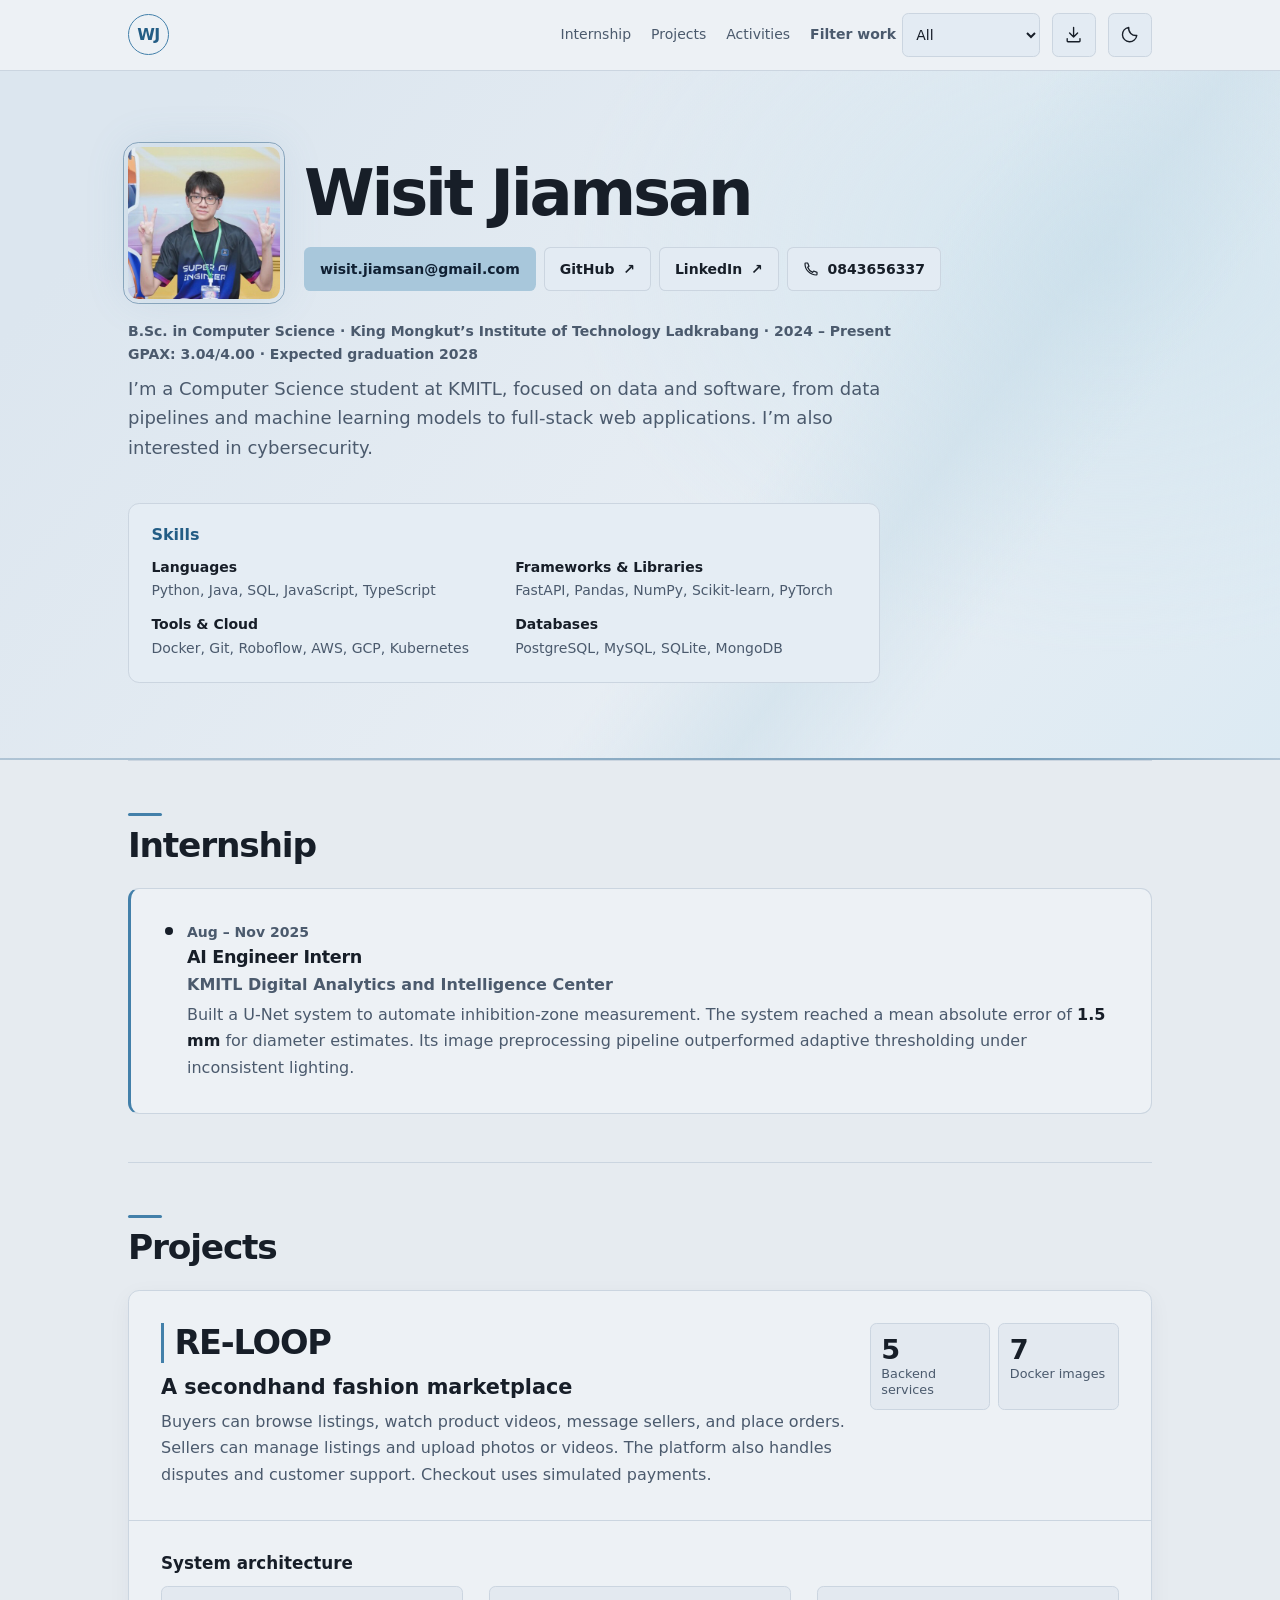
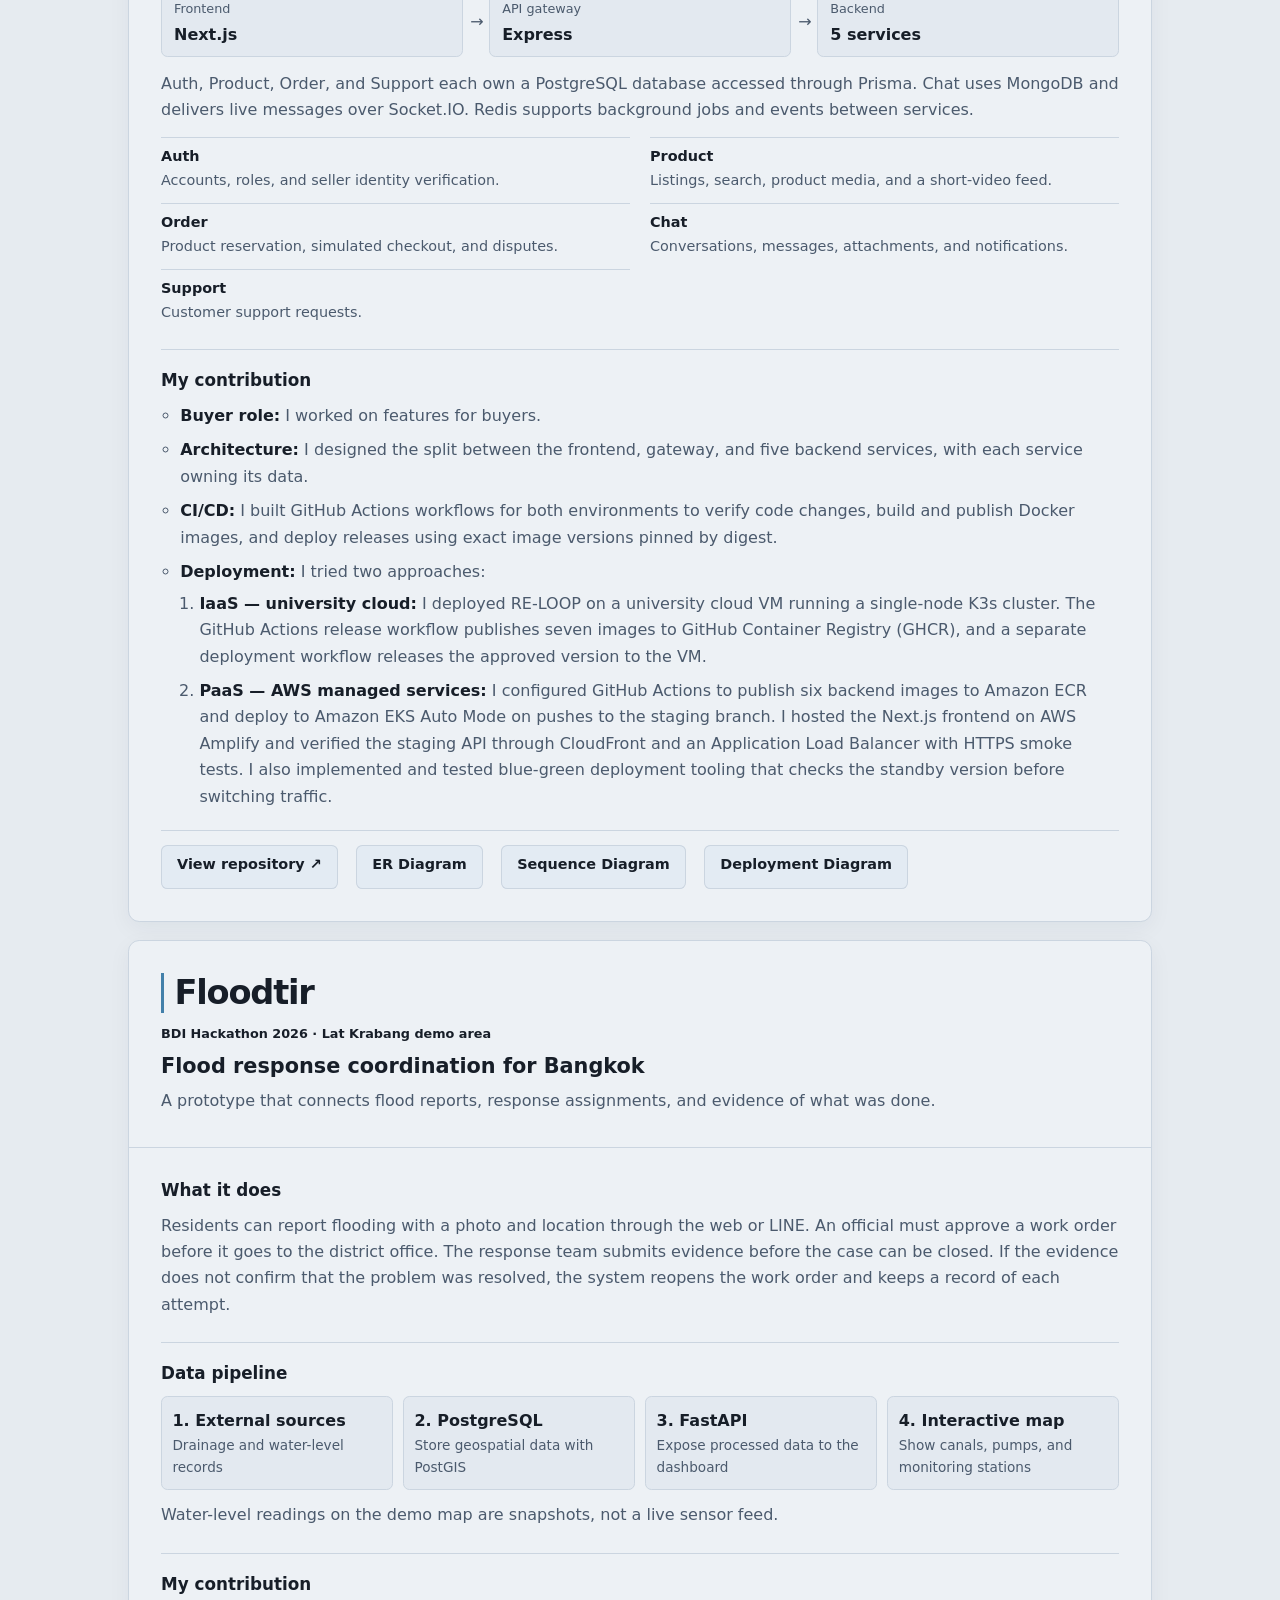
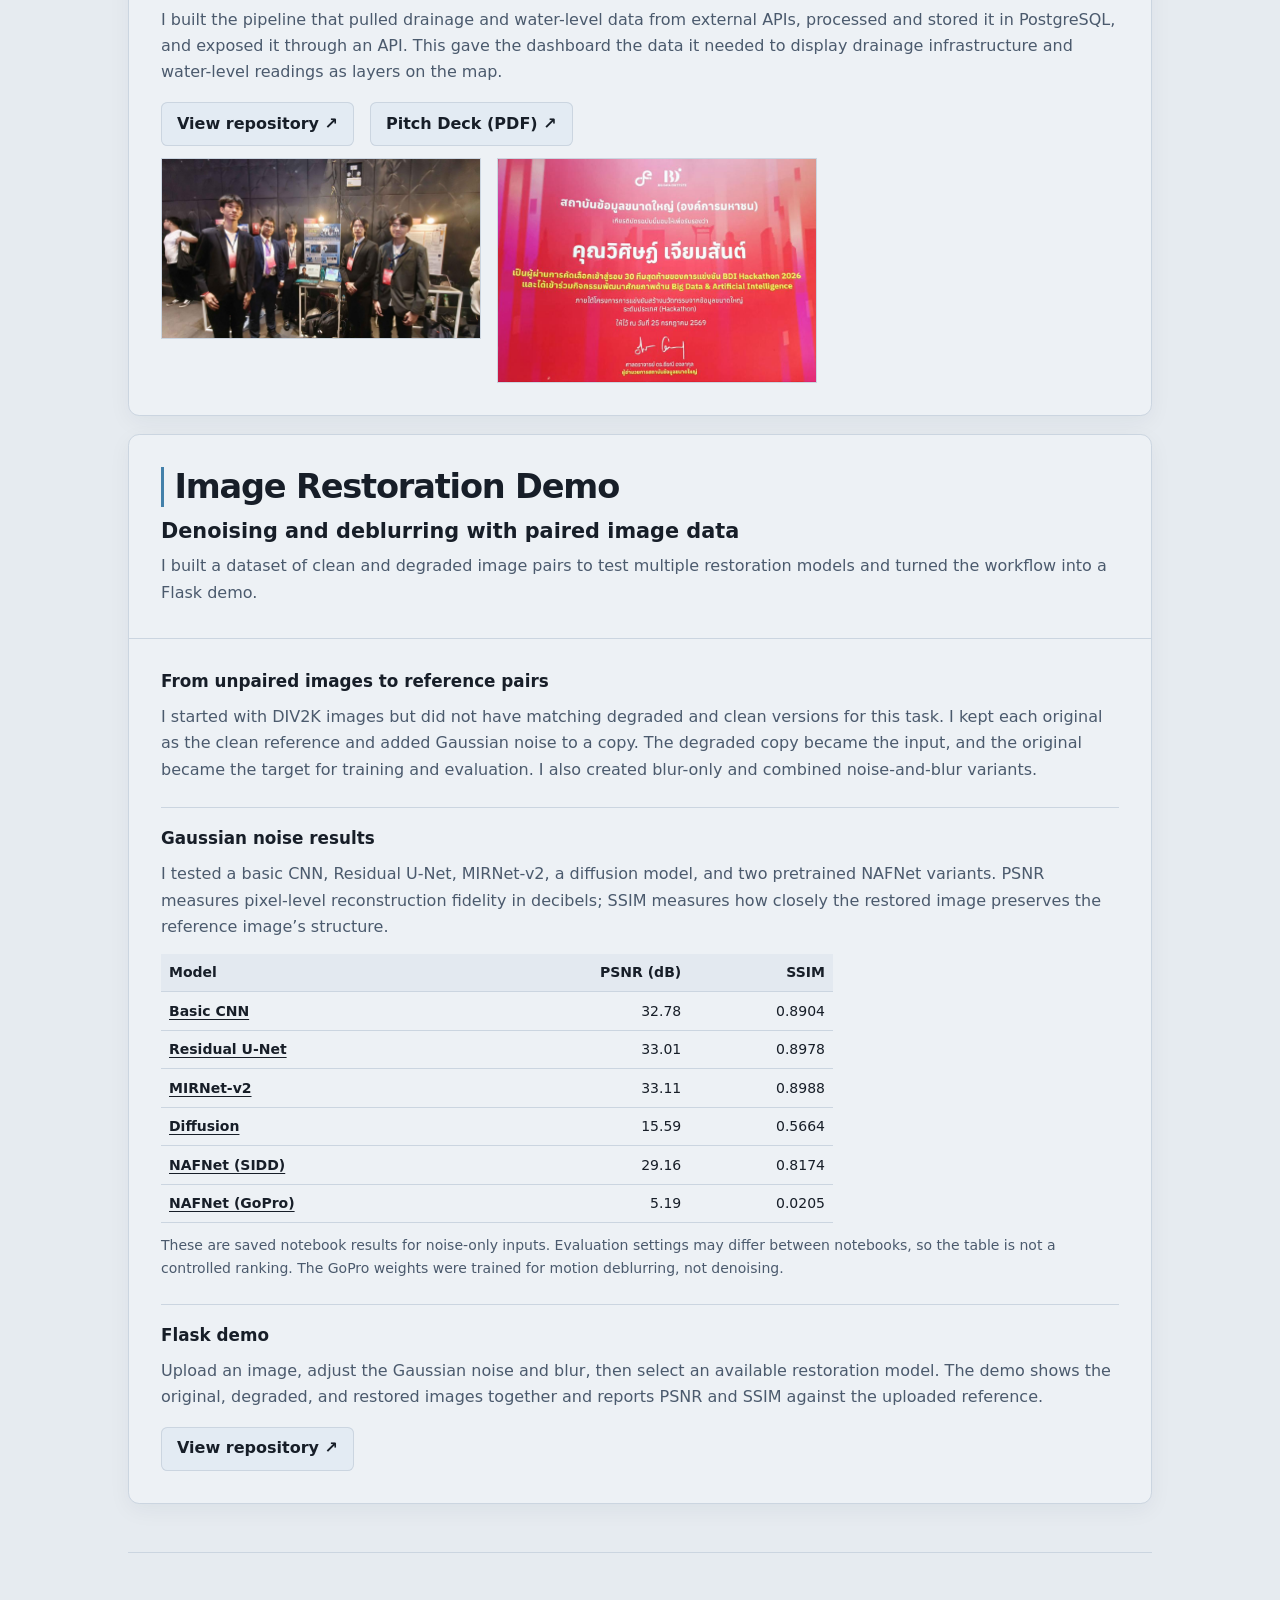
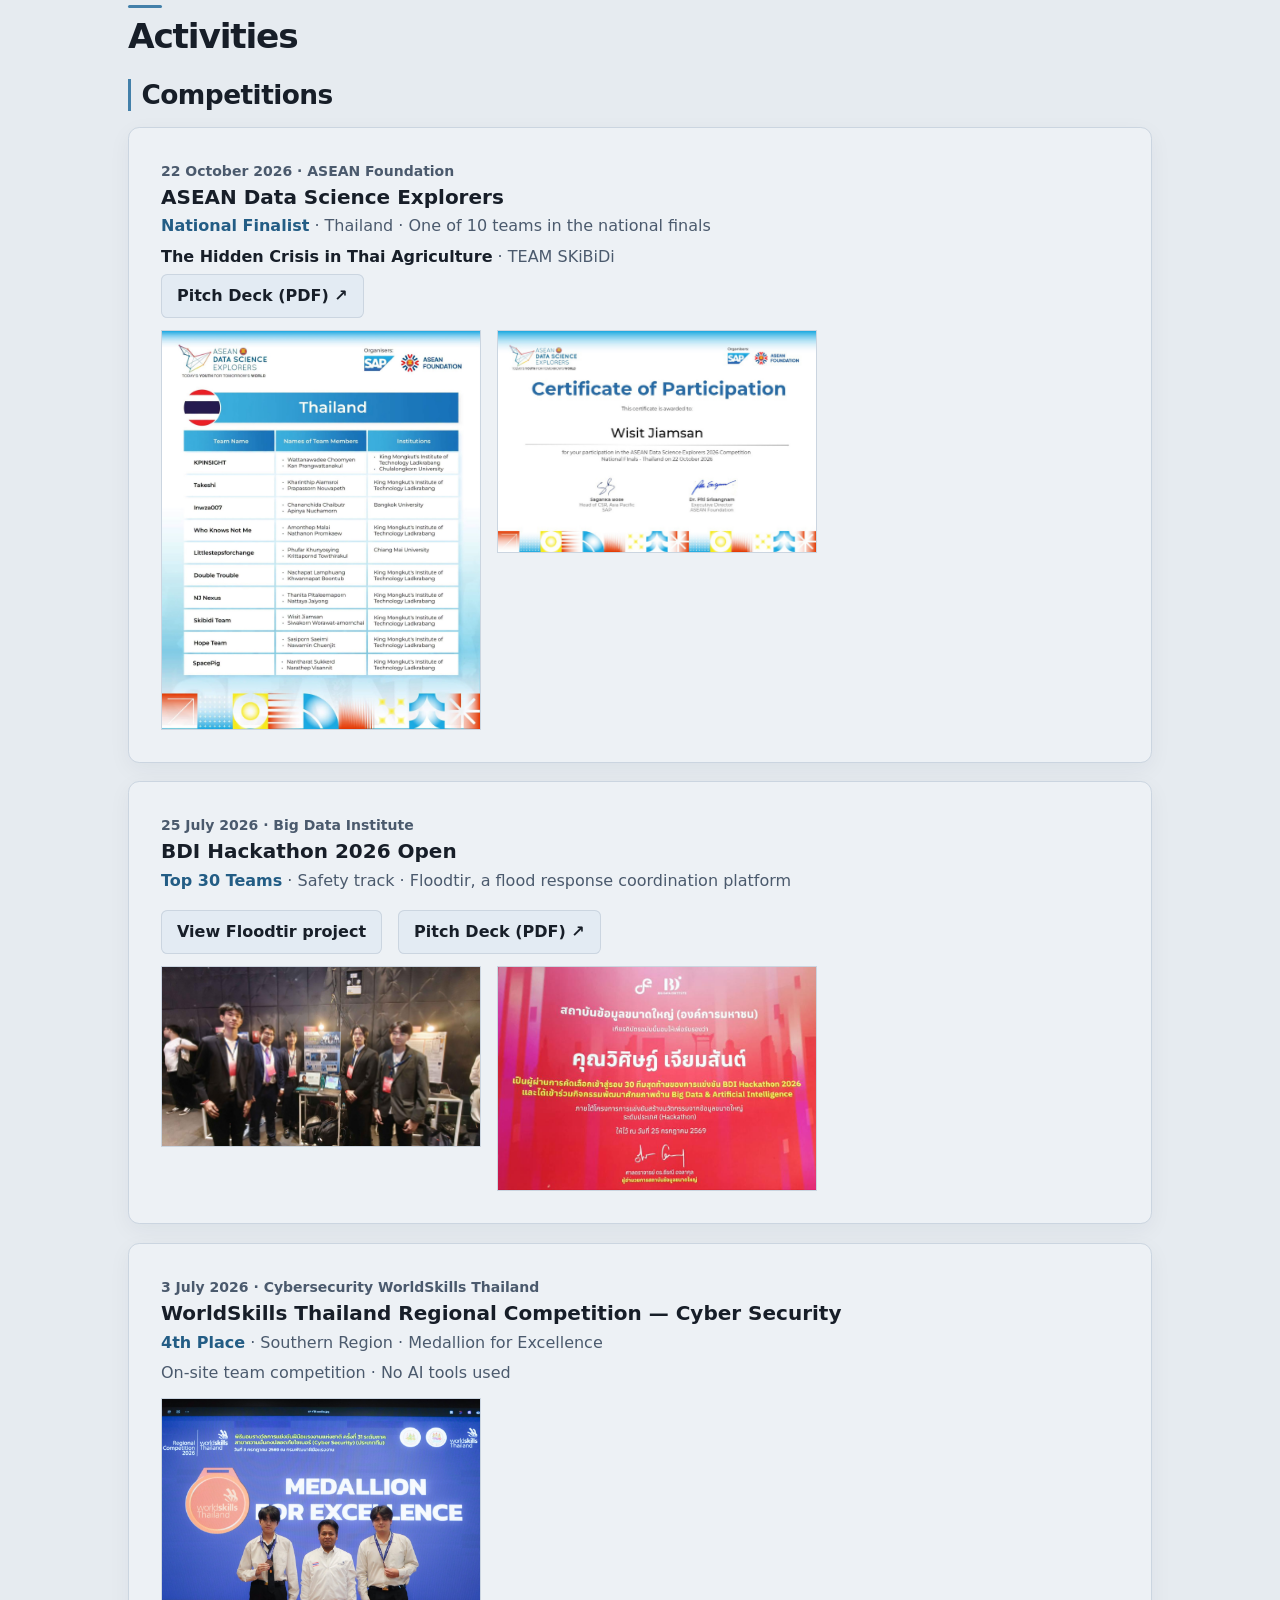
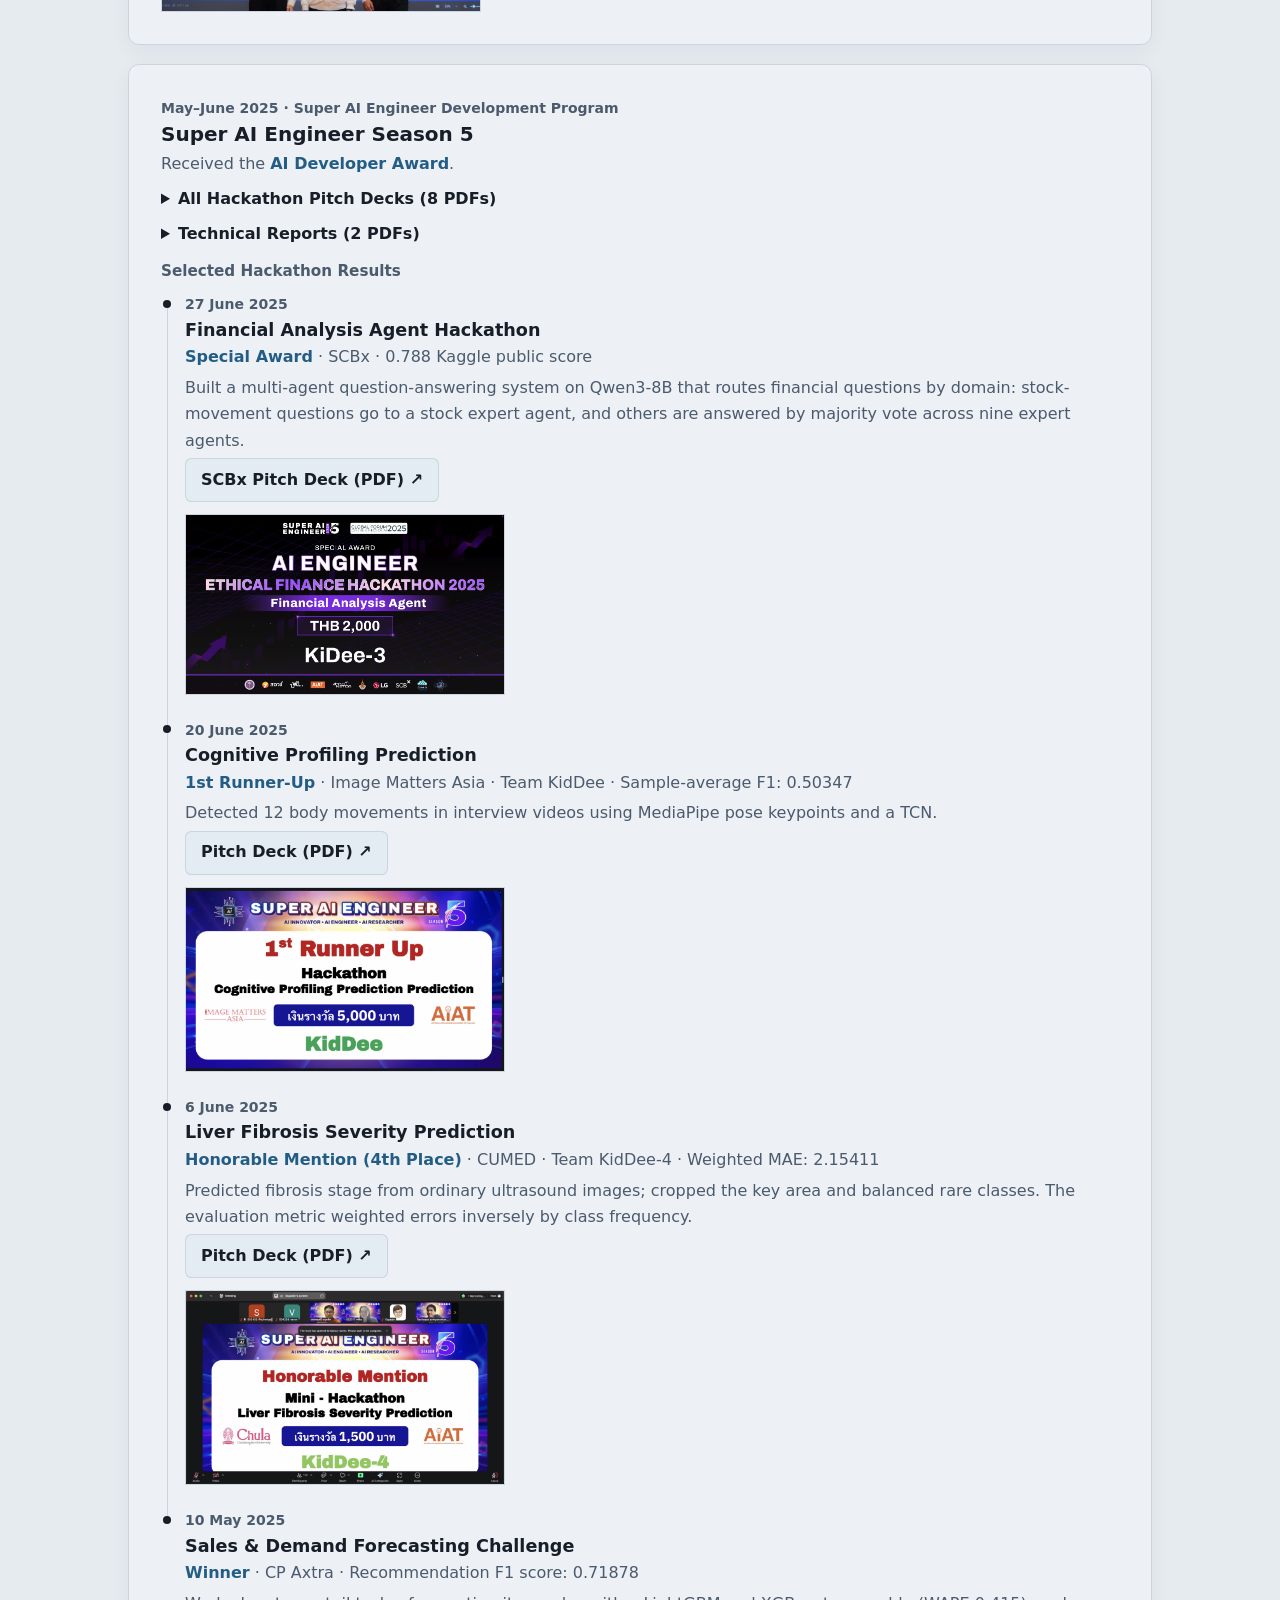
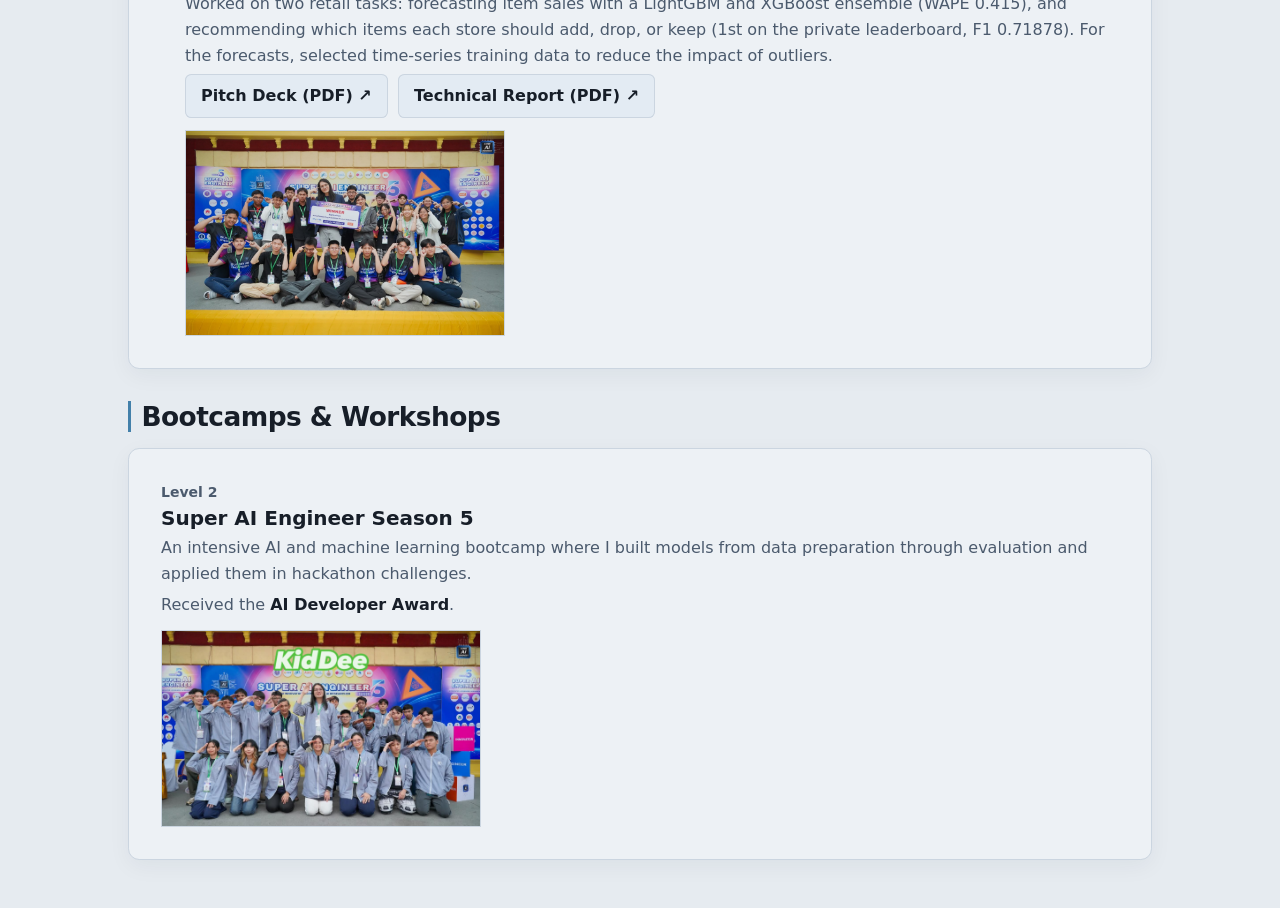
<file: index.html>
<!doctype html>
<html lang="en" data-theme="hope">
<head>
  <meta charset="utf-8">
  <base target="_blank">
  <meta name="viewport" content="width=device-width, initial-scale=1">
  <meta name="description" content="Wisit Jiamsan’s portfolio: applied AI, computer vision, and software engineering projects.">
  <meta name="theme-color" content="#edf1f5">
  <title>Wisit Jiamsan — AI &amp; Software Portfolio</title>
  <link rel="icon" type="image/svg+xml" href="assets/favicon.svg">
  <script src="theme.js"></script>
  <link rel="stylesheet" href="style.css">
  <script src="filters.js" defer></script>
  <script src="print.js" defer></script>
</head>
<body>
  <a class="skip-link" href="#main" target="_self">Skip to content</a>
  <header class="site-header">
    <div class="site-header-row shell">
      <a class="wordmark" href="#main" target="_self" aria-label="Wisit Jiamsan, home"><span aria-hidden="true">WJ</span></a>
      <div class="site-header-controls">
        <nav aria-label="Main navigation">
          <a href="#internship" target="_self">Internship</a>
          <a href="#projects" target="_self">Projects</a>
          <a href="#activities" target="_self">Activities</a>
        </nav>
        <div class="site-preferences">
          <div class="work-filter" hidden>
            <label for="work-filter-select">Filter work</label>
            <select id="work-filter-select">
              <option value="all">All</option>
              <option value="software">Software</option>
              <option value="data-ai">Data &amp; AI</option>
              <option value="cybersecurity">Cybersecurity</option>
            </select>
            <p class="work-filter-status" role="status"></p>
          </div>
          <button class="pdf-button" id="download-pdf" type="button" aria-label="Download PDF" title="Download PDF" hidden>
            <svg viewBox="0 0 24 24" fill="none" stroke="currentColor" stroke-width="1.7" stroke-linecap="round" stroke-linejoin="round" aria-hidden="true">
              <path d="M12 3v12m-5-5 5 5 5-5M4 17v3a1 1 0 0 0 1 1h14a1 1 0 0 0 1-1v-3"/>
            </svg>
          </button>
          <button class="theme-toggle" id="theme-toggle" type="button" aria-label="Switch to Despair theme" title="Switch to Despair theme" hidden>
            <svg class="theme-icon-sun" viewBox="0 0 24 24" fill="none" stroke="currentColor" stroke-width="1.7" stroke-linecap="round" aria-hidden="true">
              <circle cx="12" cy="12" r="4"/>
              <path d="M12 2v2m0 16v2M2 12h2m16 0h2M5 5l1.5 1.5m11 11L19 19m0-14-1.5 1.5m-11 11L5 19"/>
            </svg>
            <svg class="theme-icon-moon" viewBox="0 0 24 24" fill="none" stroke="currentColor" stroke-width="1.7" stroke-linejoin="round" aria-hidden="true">
              <path d="M21 13.1A9 9 0 0 1 10.9 3a9 9 0 1 0 10.1 10.1Z"/>
            </svg>
          </button>
        </div>
      </div>
    </div>
  </header>

  <main id="main">
    <section class="hero" aria-labelledby="name">
      <div class="hero-content shell">
        <div class="hero-profile">
          <div class="profile-photo-frame">
            <img class="profile-photo" src="assets/profile/wisit-jiamsan.jpg" width="400" height="400" alt="">
          </div>
          <h1 id="name">Wisit Jiamsan</h1>
          <div class="hero-actions">
            <a class="button button-primary" href="mailto:wisit.jiamsan@gmail.com" target="_self">wisit.jiamsan@gmail.com</a>
            <a class="button button-secondary" href="https://github.com/wisit23">GitHub <span aria-hidden="true">↗</span></a>
            <a class="button button-secondary" href="https://www.linkedin.com/in/wisit-jiamsan-739437370/">LinkedIn <span aria-hidden="true">↗</span></a>
            <a class="button button-secondary" href="tel:+66843656337" target="_self">
              <svg width="16" height="16" viewBox="0 0 24 24" fill="none" stroke="currentColor" stroke-width="1.8" stroke-linecap="round" stroke-linejoin="round" aria-hidden="true">
                <path d="M7 3H4a1 1 0 0 0-1 1c0 9.4 7.6 17 17 17a1 1 0 0 0 1-1v-3l-5-2-1.5 2a13 13 0 0 1-7.5-7.5L9 8 7 3Z"/>
              </svg>
              0843656337
            </a>
          </div>
          <p class="kicker education">B.Sc. in Computer Science · King Mongkut’s Institute of Technology Ladkrabang · 2024 – Present<br><span class="keep-together">GPAX: 3.04/4.00</span> · <span class="keep-together">Expected graduation 2028</span></p>
          <p class="intro" data-filter-intro="all">I’m a Computer Science student at KMITL, focused on data and software, from data pipelines and machine learning models to <span class="keep-together">full-stack</span> web applications. I’m also interested in cybersecurity.</p>
          <p class="intro" data-filter-intro="software" hidden>I’m a Computer Science student at KMITL, and I’m currently interested in software engineering, especially building web applications from the backend to the frontend. I’m continuously learning and developing my skills in areas like backend development, databases, and cloud deployment.</p>
          <p class="intro" data-filter-intro="data-ai" hidden>I’m a Computer Science student at KMITL, and I’m currently interested in data and AI, especially how machine learning can be used to solve real-world problems. I’m continuously learning and developing my skills in areas like data analysis, machine learning, and deep learning.</p>
          <p class="intro" data-filter-intro="cybersecurity" hidden>I’m a Computer Science student at KMITL, and I’m currently interested in cybersecurity, especially how systems can be attacked and how to protect them. I’m continuously learning and developing my skills in areas like web security, network security, and secure coding.</p>
        </div>
        <div class="skills">
          <h2>Skills</h2>
          <dl>
            <div><dt>Languages</dt><dd>Python, Java, SQL, JavaScript, TypeScript</dd></div>
            <div><dt>Frameworks &amp; Libraries</dt><dd>FastAPI, Pandas, NumPy, Scikit-learn, PyTorch</dd></div>
            <div><dt>Tools &amp; Cloud</dt><dd>Docker, Git, Roboflow, AWS, GCP, Kubernetes</dd></div>
            <div><dt>Databases</dt><dd>PostgreSQL, MySQL, SQLite, MongoDB</dd></div>
          </dl>
        </div>
      </div>
    </section>

    <div class="work-content">
    <section id="internship" class="section shell" aria-labelledby="internship-title" data-work-section>
      <h2 id="internship-title">Internship</h2>
      <ol class="timeline">
        <li data-categories="data-ai">
          <p class="timeline-label"><time datetime="2025-08">Aug</time> – <time datetime="2025-11">Nov 2025</time></p>
          <h3>AI Engineer Intern</h3>
          <p class="organization">KMITL Digital Analytics and Intelligence Center</p>
          <p>Built a U-Net system to automate inhibition-zone measurement. The system reached a mean absolute error of <strong>1.5 mm</strong> for diameter estimates. Its image preprocessing pipeline outperformed adaptive thresholding under inconsistent lighting.</p>
        </li>
      </ol>
    </section>

    <section id="projects" class="section shell" aria-labelledby="projects-title" data-work-section>
      <h2 id="projects-title">Projects</h2>
      <ul class="project-list" role="list">
        <li class="project reloop-project" data-categories="software">
          <article class="reloop-study" aria-labelledby="reloop-title">
            <div class="reloop-overview">
              <div>
                <h3 id="reloop-title">RE-LOOP</h3>
                <p class="reloop-lead">A secondhand fashion marketplace</p>
                <p>Buyers can browse listings, watch product videos, message sellers, and place orders. Sellers can manage listings and upload photos or videos. The platform also handles disputes and customer support. Checkout uses simulated payments.</p>
              </div>
              <dl class="reloop-stats" aria-label="RE-LOOP architecture in numbers">
                <div><dt>Backend services</dt><dd>5</dd></div>
                <div><dt>Docker images</dt><dd>7</dd></div>
              </dl>
            </div>

            <div class="reloop-body">
              <section class="reloop-section" aria-labelledby="reloop-architecture">
                <h4 id="reloop-architecture">System architecture</h4>
                <ol class="reloop-flow" aria-label="Request path">
                  <li><span>Frontend</span><strong>Next.js</strong></li>
                  <li><span class="reloop-arrow" aria-hidden="true">→</span><span>API gateway</span><strong>Express</strong></li>
                  <li><span class="reloop-arrow" aria-hidden="true">→</span><span>Backend</span><strong>5 services</strong></li>
                </ol>
                <p>Auth, Product, Order, and Support each own a PostgreSQL database accessed through Prisma. Chat uses MongoDB and delivers live messages over Socket.IO. Redis supports background jobs and events between services.</p>
                <dl class="reloop-services">
                  <div><dt>Auth</dt><dd>Accounts, roles, and seller identity verification.</dd></div>
                  <div><dt>Product</dt><dd>Listings, search, product media, and a short-video feed.</dd></div>
                  <div><dt>Order</dt><dd>Product reservation, simulated checkout, and disputes.</dd></div>
                  <div><dt>Chat</dt><dd>Conversations, messages, attachments, and notifications.</dd></div>
                  <div><dt>Support</dt><dd>Customer support requests.</dd></div>
                </dl>
              </section>

              <section class="reloop-section" aria-labelledby="reloop-contribution">
                <h4 id="reloop-contribution">My contribution</h4>
                <ul class="reloop-delivery">
                  <li><strong>Buyer role:</strong> I worked on features for buyers.</li>
                  <li><strong>Architecture:</strong> I designed the split between the frontend, gateway, and five backend services, with each service owning its data.</li>
                  <li><strong>CI/CD:</strong> I built GitHub Actions workflows for both environments to verify code changes, build and publish Docker images, and deploy releases using exact image versions pinned by digest.</li>
                  <li>
                    <strong>Deployment:</strong> I tried two approaches:
                    <ol>
                      <li><strong>IaaS — university cloud:</strong> I deployed RE-LOOP on a university cloud VM running a single-node K3s cluster. The GitHub Actions release workflow publishes seven images to GitHub Container Registry (GHCR), and a separate deployment workflow releases the approved version to the VM.</li>
                      <li><strong>PaaS — AWS managed services:</strong> I configured GitHub Actions to publish six backend images to Amazon ECR and deploy to Amazon EKS Auto Mode on pushes to the staging branch. I hosted the Next.js frontend on AWS Amplify and verified the staging API through CloudFront and an Application Load Balancer with HTTPS smoke tests. I also implemented and tested blue-green deployment tooling that checks the standby version before switching traffic.</li>
                    </ol>
                  </li>
                </ul>
              </section>

              <div class="reloop-links">
                <a class="text-link" href="https://github.com/wisit23/Reloop">View repository <span aria-hidden="true">↗</span></a>
                <a class="text-link" href="https://drive.google.com/file/d/1Yp-phIqjrNSitNF9COHI2pVVKg1wI1De/view">ER Diagram</a>
                <a class="text-link" href="https://drive.google.com/file/d/1OyXGOow29r9hpqGQJ93YMQXR6NCmkeOF/view">Sequence Diagram</a>
                <a class="text-link" href="assets/reloop/deployment-and-cloud-architecture.pdf">Deployment Diagram</a>
              </div>
            </div>
          </article>
        </li>
        <li class="project" data-categories="software data-ai">
          <article class="floodtir-study" id="floodtir" aria-labelledby="floodtir-title">
            <header class="floodtir-overview">
              <h3 id="floodtir-title">Floodtir</h3>
              <p class="floodtir-context">BDI Hackathon 2026 · Lat Krabang demo area</p>
              <p class="floodtir-lead">Flood response coordination for Bangkok</p>
              <p>A prototype that connects flood reports, response assignments, and evidence of what was done.</p>
            </header>
            <div class="floodtir-body">
              <section class="floodtir-section" aria-labelledby="floodtir-workflow">
                <h4 id="floodtir-workflow">What it does</h4>
                <p>Residents can report flooding with a photo and location through the web or LINE. An official must approve a work order before it goes to the district office. The response team submits evidence before the case can be closed. If the evidence does not confirm that the problem was resolved, the system reopens the work order and keeps a record of each attempt.</p>
              </section>
              <section class="floodtir-section" aria-labelledby="floodtir-pipeline">
                <h4 id="floodtir-pipeline">Data pipeline</h4>
                <ol class="floodtir-flow" aria-label="From source data to the map">
                  <li><strong>External sources</strong><span>Drainage and water-level records</span></li>
                  <li><strong>PostgreSQL</strong><span>Store geospatial data with PostGIS</span></li>
                  <li><strong>FastAPI</strong><span>Expose processed data to the dashboard</span></li>
                  <li><strong>Interactive map</strong><span>Show canals, pumps, and monitoring stations</span></li>
                </ol>
                <p>Water-level readings on the demo map are snapshots, not a live sensor feed.</p>
              </section>
              <section class="floodtir-section" aria-labelledby="floodtir-contribution">
                <h4 id="floodtir-contribution">My contribution</h4>
                <p>I built the pipeline that pulled drainage and water-level data from external APIs, processed and stored it in PostgreSQL, and exposed it through an API. This gave the dashboard the data it needed to display drainage infrastructure and water-level readings as layers on the map.</p>
              </section>
              <div class="floodtir-links">
                <a class="text-link" href="https://github.com/TaNuNian/floodtir">View repository <span aria-hidden="true">↗</span></a>
                <a class="text-link pitch-deck-link" href="assets/floodtir/pitch-deck.pdf" title="PDF, 55 MB">Pitch Deck (PDF) <span aria-hidden="true">↗</span></a>
              </div>
              <div class="competition-gallery">
                <figure class="competition-figure">
                  <a href="assets/floodtir/team-at-bdi-hackathon.png">
                    <img src="assets/floodtir/team-at-bdi-hackathon.png" width="1280" height="720" loading="lazy" alt="Floodtir team at its BDI Hackathon 2026 booth">
                  </a>
                </figure>
                <figure class="competition-figure">
                  <a href="assets/floodtir/bdi-hackathon-certificate.png">
                    <img src="assets/floodtir/bdi-hackathon-certificate.png" width="800" height="561" loading="lazy" alt="BDI Hackathon certificate confirming selection among the final 30 teams">
                  </a>
                </figure>
              </div>
            </div>
          </article>
        </li>
        <li class="project" data-categories="data-ai">
          <article class="restoration-study" aria-labelledby="restoration-title">
            <header class="restoration-overview">
              <h3 id="restoration-title">Image Restoration Demo</h3>
              <p class="restoration-lead">Denoising and deblurring with paired image data</p>
              <p>I built a dataset of clean and degraded image pairs to test multiple restoration models and turned the workflow into a Flask demo.</p>
            </header>
            <div class="restoration-body">
              <section class="restoration-section" aria-labelledby="restoration-dataset">
                <h4 id="restoration-dataset">From unpaired images to reference pairs</h4>
                <p>I started with DIV2K images but did not have matching degraded and clean versions for this task. I kept each original as the clean reference and added Gaussian noise to a copy. The degraded copy became the input, and the original became the target for training and evaluation. I also created blur-only and combined noise-and-blur variants.</p>
              </section>
              <section class="restoration-section" aria-labelledby="restoration-results">
                <h4 id="restoration-results">Gaussian noise results</h4>
                <p>I tested a basic CNN, Residual U-Net, MIRNet-v2, a diffusion model, and two pretrained NAFNet variants. PSNR measures pixel-level reconstruction fidelity in decibels; SSIM measures how closely the restored image preserves the reference image’s structure.</p>
                <table class="restoration-results" aria-labelledby="restoration-results" aria-describedby="restoration-results-note">
                  <thead><tr><th scope="col">Model</th><th scope="col">PSNR (dB)</th><th scope="col">SSIM</th></tr></thead>
                  <tbody>
                    <tr><th scope="row"><a href="https://github.com/wisit23/aiproject/blob/main/model/basic-cnn.ipynb">Basic CNN</a></th><td>32.78</td><td>0.8904</td></tr>
                    <tr><th scope="row"><a href="https://github.com/wisit23/aiproject/blob/main/model/noiseimg-unet.ipynb">Residual U-Net</a></th><td>33.01</td><td>0.8978</td></tr>
                    <tr><th scope="row"><a href="https://github.com/wisit23/aiproject/blob/main/model/noiseimg-mirnetV2.ipynb">MIRNet-v2</a></th><td>33.11</td><td>0.8988</td></tr>
                    <tr><th scope="row"><a href="https://github.com/wisit23/aiproject/blob/main/model/noiseimg-diffusion.ipynb">Diffusion</a></th><td>15.59</td><td>0.5664</td></tr>
                    <tr><th scope="row"><a href="https://github.com/wisit23/aiproject/blob/main/model/noiseimg-nafnet.ipynb">NAFNet (SIDD)</a></th><td>29.16</td><td>0.8174</td></tr>
                    <tr><th scope="row"><a href="https://github.com/wisit23/aiproject/blob/main/model/noiseimg-nafnet.ipynb">NAFNet (GoPro)</a></th><td>5.19</td><td>0.0205</td></tr>
                  </tbody>
                </table>
                <p id="restoration-results-note" class="restoration-note">These are saved notebook results for noise-only inputs. Evaluation settings may differ between notebooks, so the table is not a controlled ranking. The GoPro weights were trained for motion deblurring, not denoising.</p>
              </section>
              <section class="restoration-section" aria-labelledby="restoration-demo">
                <h4 id="restoration-demo">Flask demo</h4>
                <p>Upload an image, adjust the Gaussian noise and blur, then select an available restoration model. The demo shows the original, degraded, and restored images together and reports PSNR and SSIM against the uploaded reference.</p>
              </section>
              <a class="text-link" href="https://github.com/wisit23/aiproject">View repository <span aria-hidden="true">↗</span></a>
            </div>
          </article>
        </li>
      </ul>
    </section>

    <section id="activities" class="section shell" aria-labelledby="activities-title" data-work-section>
      <h2 id="activities-title">Activities</h2>
    <section id="competitions" class="activity-group" aria-labelledby="competitions-title" data-work-group>
      <h3 id="competitions-title">Competitions</h3>
      <ol class="activity-cards" role="list">
        <li data-categories="data-ai">
          <p class="timeline-label"><time datetime="2026-10-22">22 October 2026</time> · ASEAN Foundation</p>
          <h4>ASEAN Data Science Explorers</h4>
          <p><strong>National Finalist</strong> · Thailand · One of 10 teams in the national finals</p>
          <p><strong>The Hidden Crisis in Thai Agriculture</strong> · TEAM SKiBiDi</p>
          <p><a class="text-link pitch-deck-link" href="assets/adse/skibidi-national-finals-slides.pdf" title="PDF, 60 MB">Pitch Deck (PDF) <span aria-hidden="true">↗</span></a></p>
          <div class="competition-gallery">
            <figure class="competition-figure">
              <a href="assets/adse/thailand-national-finalists.jpg">
                <img src="assets/adse/thailand-national-finalists.jpg" width="1600" height="2000" loading="lazy" alt="Thailand national finalists announcement listing Skibidi Team">
              </a>
            </figure>
            <figure class="competition-figure">
              <a href="assets/adse/wisit-jiamsan-supporting-document.pdf" aria-label="Open Wisit Jiamsan’s ADSE certificate (PDF)">
                <img src="assets/adse/wisit-jiamsan-certificate.jpg" width="1400" height="970" loading="lazy" alt="ADSE certificate for Wisit Jiamsan">
              </a>
            </figure>
          </div>
        </li>
        <li data-categories="software data-ai">
          <p class="timeline-label"><time datetime="2026-07-25">25 July 2026</time> · Big Data Institute</p>
          <h4>BDI Hackathon 2026 Open</h4>
          <p><strong>Top 30 Teams</strong> · Safety track · Floodtir, a flood response coordination platform</p>
          <div class="floodtir-links">
            <a class="text-link" href="#floodtir" target="_self">View Floodtir project</a>
            <a class="text-link pitch-deck-link" href="assets/floodtir/pitch-deck.pdf" title="PDF, 55 MB">Pitch Deck (PDF) <span aria-hidden="true">↗</span></a>
          </div>
          <div class="competition-gallery">
            <figure class="competition-figure">
              <a href="assets/floodtir/team-at-bdi-hackathon.png">
                <img src="assets/floodtir/team-at-bdi-hackathon.png" width="1280" height="720" loading="lazy" alt="Floodtir team at its BDI Hackathon 2026 booth">
              </a>
            </figure>
            <figure class="competition-figure">
              <a href="assets/floodtir/bdi-hackathon-certificate.png">
                <img src="assets/floodtir/bdi-hackathon-certificate.png" width="800" height="561" loading="lazy" alt="BDI Hackathon certificate confirming selection among the final 30 teams">
              </a>
            </figure>
          </div>
        </li>
        <li data-categories="cybersecurity">
          <p class="timeline-label"><time datetime="2026-07-03">3 July 2026</time> · Cybersecurity WorldSkills Thailand</p>
          <h4>WorldSkills Thailand Regional Competition — Cyber Security</h4>
          <p><strong>4th Place</strong> · Southern Region · Medallion for Excellence</p>
          <p>On-site team competition · No AI tools used</p>
          <div class="competition-gallery">
            <figure class="competition-figure">
              <a href="assets/worldskills/cyber-security-medallion.jpg">
                <img src="assets/worldskills/cyber-security-medallion.jpg" width="2000" height="1333" loading="lazy" alt="Medallion for Excellence ceremony for Cyber Security at WorldSkills Thailand 2026">
              </a>
            </figure>
          </div>
        </li>
        <li id="super-ai-hackathons" class="hackathon-group" aria-labelledby="super-ai-hackathons-title" data-work-group>
          <p class="timeline-label"><time datetime="2025-05">May</time>–<time datetime="2025-06">June 2025</time> · Super AI Engineer Development Program</p>
          <h4 id="super-ai-hackathons-title">Super AI Engineer Season 5</h4>
          <p>Received the <strong>AI Developer Award</strong>.</p>
          <details class="pitch-deck-list">
            <summary>All Hackathon Pitch Decks (8 PDFs)</summary>
            <ul role="list">
              <li><a class="text-link pitch-deck-link" href="assets/super-ai/pitch-decks/axons.pdf">AXONS — <span class="keep-together">Pitch Deck (PDF)</span></a></li>
              <li><a class="text-link pitch-deck-link" href="assets/super-ai/pitch-decks/bol.pdf">BOL — <span class="keep-together">Pitch Deck (PDF)</span></a></li>
              <li><a class="text-link pitch-deck-link" href="assets/super-ai/pitch-decks/cp-axtra.pdf">CP Axtra — <span class="keep-together">Pitch Deck (PDF)</span></a></li>
              <li><a class="text-link pitch-deck-link" href="assets/super-ai/pitch-decks/cumed.pdf">CUMED — <span class="keep-together">Pitch Deck (PDF)</span></a></li>
              <li><a class="text-link pitch-deck-link" href="assets/super-ai/pitch-decks/hii.pdf">HII — <span class="keep-together">Pitch Deck (PDF)</span></a></li>
              <li><a class="text-link pitch-deck-link" href="assets/super-ai/pitch-decks/image-matters-asia.pdf">Image Matters Asia — <span class="keep-together">Pitch Deck (PDF)</span></a></li>
              <li><a class="text-link pitch-deck-link" href="assets/super-ai/pitch-decks/nectec.pdf">NECTEC — <span class="keep-together">Pitch Deck (PDF)</span></a></li>
              <li><a class="text-link pitch-deck-link" href="assets/super-ai/pitch-decks/scbx-financial-analysis-agent.pdf">SCBx — <span class="keep-together">Pitch Deck (PDF)</span></a></li>
            </ul>
          </details>
          <details class="technical-report-list">
            <summary>Technical Reports (2 PDFs)</summary>
            <ul role="list">
              <li><a class="text-link technical-report-link" href="assets/super-ai/technical-reports/week-1-cp-axtra-demand-prediction.pdf">Week 1: CP Axtra Sales Forecasting — <span class="keep-together">Technical Report (PDF)</span></a></li>
              <li><a class="text-link technical-report-link" href="assets/super-ai/technical-reports/week-4-iot.pdf">Week 4: Dominant Wave Height Estimation (IoT) — <span class="keep-together">Technical Report (PDF)</span></a></li>
            </ul>
          </details>
          <h5>Selected Hackathon Results</h5>
          <ol class="timeline">
        <li data-categories="data-ai">
          <p class="timeline-label"><time datetime="2025-06-27">27 June 2025</time></p>
          <h6>Financial Analysis Agent Hackathon</h6>
          <p><strong>Special Award</strong> · SCBx · 0.788 Kaggle public score</p>
          <p>Built a multi-agent question-answering system on Qwen3-8B that routes financial questions by domain: stock-movement questions go to a stock expert agent, and others are answered by majority vote across nine expert agents.</p>
          <p><a class="text-link pitch-deck-link" href="assets/super-ai/pitch-decks/scbx-financial-analysis-agent.pdf">SCBx Pitch Deck (PDF) <span aria-hidden="true">↗</span></a></p>
          <div class="competition-gallery">
            <figure class="competition-figure">
              <a href="assets/super-ai/financial-analysis-agent-special-award.png">
                <img src="assets/super-ai/financial-analysis-agent-special-award.png" width="1163" height="654" loading="lazy" alt="Special Award announcement for team KiDee-3 in the Financial Analysis Agent challenge">
              </a>
            </figure>
          </div>
        </li>
        <li data-categories="data-ai">
          <p class="timeline-label"><time datetime="2025-06-20">20 June 2025</time></p>
          <h6>Cognitive Profiling Prediction</h6>
          <p><strong>1st Runner-Up</strong> · Image Matters Asia · Team KidDee · Sample-average F1: 0.50347</p>
          <p>Detected 12 body movements in interview videos using MediaPipe pose keypoints and a TCN.</p>
          <p><a class="text-link pitch-deck-link" href="assets/super-ai/pitch-decks/image-matters-asia.pdf">Pitch Deck (PDF) <span aria-hidden="true">↗</span></a></p>
          <div class="competition-gallery">
            <figure class="competition-figure">
              <a href="assets/super-ai/cognitive-profiling-runner-up.png">
                <img src="assets/super-ai/cognitive-profiling-runner-up.png" width="2000" height="1155" loading="lazy" alt="Super AI Engineer Season 5 announcement naming KidDee first runner-up in Cognitive Profiling Prediction">
              </a>
            </figure>
          </div>
        </li>
        <li data-categories="data-ai">
          <p class="timeline-label"><time datetime="2025-06-06">6 June 2025</time></p>
          <h6>Liver Fibrosis Severity Prediction</h6>
          <p><strong>Honorable Mention (4th Place)</strong> · CUMED · Team KidDee-4 · Weighted MAE: 2.15411</p>
          <p>Predicted fibrosis stage from ordinary ultrasound images; cropped the key area and balanced rare classes. The evaluation metric weighted errors inversely by class frequency.</p>
          <p><a class="text-link pitch-deck-link" href="assets/super-ai/pitch-decks/cumed.pdf">Pitch Deck (PDF) <span aria-hidden="true">↗</span></a></p>
          <div class="competition-gallery">
            <figure class="competition-figure">
              <a href="assets/super-ai/liver-fibrosis-honorable-mention.png">
                <img src="assets/super-ai/liver-fibrosis-honorable-mention.png" width="2000" height="1213" loading="lazy" alt="Super AI Engineer Season 5 Honorable Mention announcement for KidDee-4 in Liver Fibrosis Severity Prediction">
              </a>
            </figure>
          </div>
        </li>
        <li data-categories="data-ai">
          <p class="timeline-label"><time datetime="2025-05-10">10 May 2025</time></p>
          <h6>Sales &amp; Demand Forecasting Challenge</h6>
          <p><strong>Winner</strong> · CP Axtra · Recommendation F1 score: 0.71878</p>
          <p>Worked on two retail tasks: forecasting item sales with a LightGBM and XGBoost ensemble (WAPE 0.415), and recommending which items each store should add, drop, or keep (1st on the private leaderboard, F1 0.71878). For the forecasts, selected time-series training data to reduce the impact of outliers.</p>
          <p class="document-actions">
            <a class="text-link pitch-deck-link" href="assets/super-ai/pitch-decks/cp-axtra.pdf">Pitch Deck (PDF) <span aria-hidden="true">↗</span></a>
            <a class="text-link technical-report-link" href="assets/super-ai/technical-reports/week-1-cp-axtra-demand-prediction.pdf">Technical Report (PDF) <span aria-hidden="true">↗</span></a>
          </p>
          <div class="competition-gallery">
            <figure class="competition-figure">
              <a href="assets/super-ai/sales-demand-forecasting-winners.jpg">
                <img src="assets/super-ai/sales-demand-forecasting-winners.jpg" width="2000" height="1284" loading="lazy" alt="Group photo with the winner’s sign for CP Axtra’s sales forecasting hackathon">
              </a>
            </figure>
          </div>
        </li>
          </ol>
        </li>
      </ol>
    </section>

    <section id="bootcamp" class="activity-group" aria-labelledby="bootcamp-title" data-work-group>
      <h3 id="bootcamp-title">Bootcamps &amp; Workshops</h3>
      <ol class="activity-cards" role="list">
        <li data-categories="data-ai">
          <p class="timeline-label">Level 2</p>
          <h4>Super AI Engineer Season 5</h4>
          <p>An intensive AI and machine learning bootcamp where I built models from data preparation through evaluation and applied them in hackathon challenges.</p>
          <p>Received the <strong>AI Developer Award</strong>.</p>
          <div class="competition-gallery">
            <figure class="competition-figure">
              <a href="assets/super-ai/kiddee-house-season-5.jpg">
                <img src="assets/super-ai/kiddee-house-season-5.jpg" width="1440" height="883" loading="lazy" alt="KidDee House group photo at Super AI Engineer Season 5">
              </a>
            </figure>
          </div>
        </li>
      </ol>
    </section>
    </section>
    </div>
  </main>
</body>
</html>
</file>
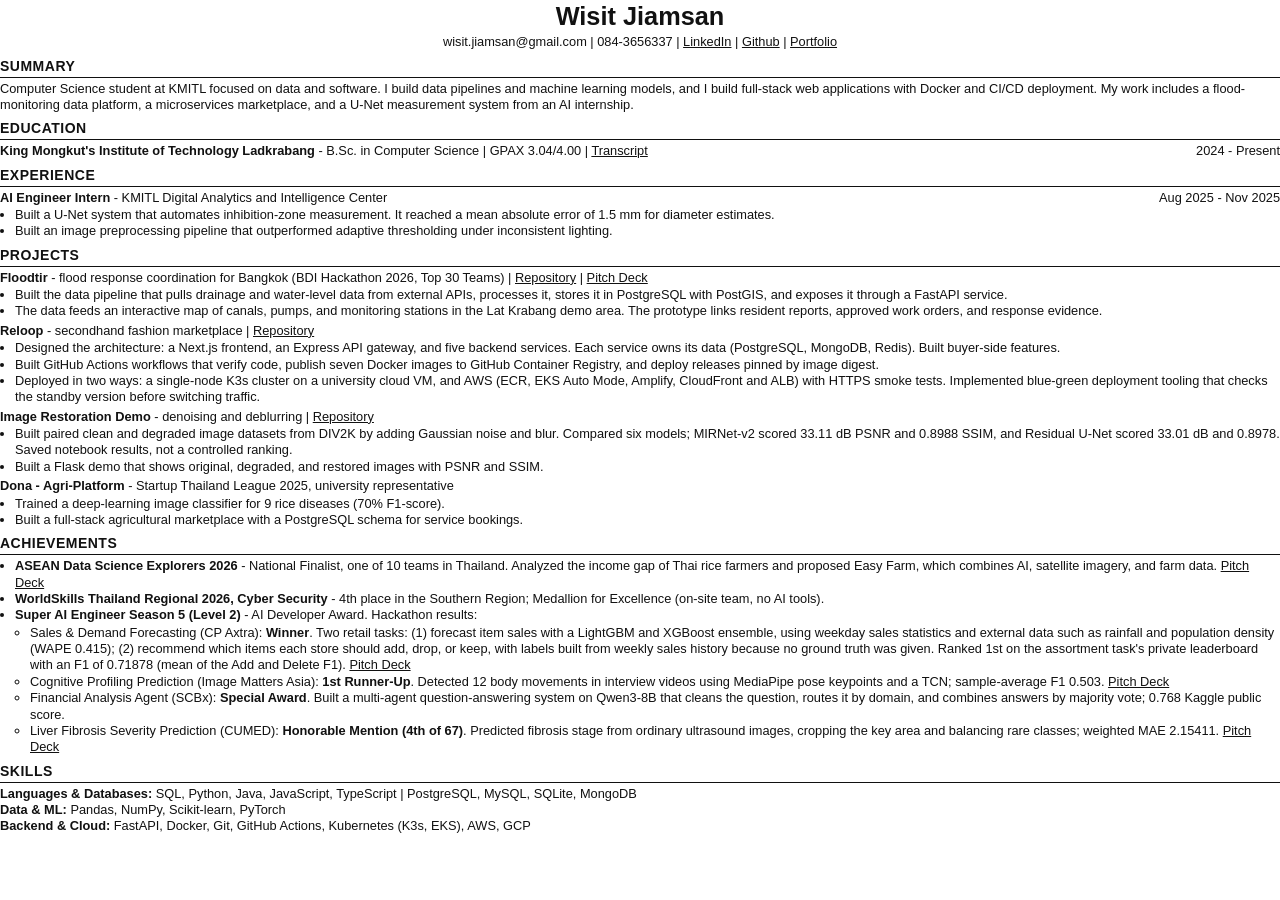
<file: resume/resume.html>
<!DOCTYPE html>
<html lang="en">
<head>
<meta charset="utf-8">
<title>Wisit Jiamsan - Resume</title>
<style>
  @page { size: A4; margin: 10mm 12mm; }
  * { box-sizing: border-box; }
  body { font-family: Calibri, Arial, sans-serif; font-size: 9.6pt; line-height: 1.28; color: #111; margin: 0; }
  h1 { font-size: 19pt; margin: 0; text-align: center; }
  .contact { text-align: center; margin: 2px 0 6px; }
  h2 { font-size: 10.5pt; letter-spacing: .5px; border-bottom: 1px solid #111; margin: 7px 0 3px; padding-bottom: 1px; }
  .row { display: flex; justify-content: space-between; gap: 8px; }
  .row b { font-weight: 700; }
  .sub { font-style: italic; }
  ul { margin: 1px 0 3px; padding-left: 15px; }
  li { margin: 0; }
  p { margin: 1px 0 3px; }
  a { color: #111; }
  .skills div { margin: 0; }
</style>
</head>
<body>

<h1>Wisit Jiamsan</h1>
<div class="contact">wisit.jiamsan@gmail.com | 084-3656337 | <a href="#">LinkedIn</a> | <a href="#">Github</a> | <a href="https://wisit-jiamsan.vercel.app/?filter=all">Portfolio</a></div>

<h2>SUMMARY</h2>
<p>Computer Science student at KMITL focused on data and software. I build data pipelines and machine learning models, and I build full-stack web applications with Docker and CI/CD deployment. My work includes a flood-monitoring data platform, a microservices marketplace, and a U-Net measurement system from an AI internship.</p>

<h2>EDUCATION</h2>
<div class="row"><span><b>King Mongkut's Institute of Technology Ladkrabang</b> - B.Sc. in Computer Science | GPAX 3.04/4.00 | <a href="#">Transcript</a></span><span>2024 - Present</span></div>

<h2>EXPERIENCE</h2>
<div class="row"><span><b>AI Engineer Intern</b> - KMITL Digital Analytics and Intelligence Center</span><span>Aug 2025 - Nov 2025</span></div>
<ul>
  <li>Built a U-Net system that automates inhibition-zone measurement. It reached a mean absolute error of 1.5 mm for diameter estimates.</li>
  <li>Built an image preprocessing pipeline that outperformed adaptive thresholding under inconsistent lighting.</li>
</ul>

<h2>PROJECTS</h2>
<div class="row"><span><b>Floodtir</b> - flood response coordination for Bangkok (BDI Hackathon 2026, Top 30 Teams) | <a href="#">Repository</a> | <a href="#">Pitch Deck</a></span></div>
<ul>
  <li>Built the data pipeline that pulls drainage and water-level data from external APIs, processes it, stores it in PostgreSQL with PostGIS, and exposes it through a FastAPI service.</li>
  <li>The data feeds an interactive map of canals, pumps, and monitoring stations in the Lat Krabang demo area. The prototype links resident reports, approved work orders, and response evidence.</li>
</ul>

<div class="row"><span><b>Reloop</b> - secondhand fashion marketplace | <a href="#">Repository</a></span></div>
<ul>
  <li>Designed the architecture: a Next.js frontend, an Express API gateway, and five backend services. Each service owns its data (PostgreSQL, MongoDB, Redis). Built buyer-side features.</li>
  <li>Built GitHub Actions workflows that verify code, publish seven Docker images to GitHub Container Registry, and deploy releases pinned by image digest.</li>
  <li>Deployed in two ways: a single-node K3s cluster on a university cloud VM, and AWS (ECR, EKS Auto Mode, Amplify, CloudFront and ALB) with HTTPS smoke tests. Implemented blue-green deployment tooling that checks the standby version before switching traffic.</li>
</ul>

<div class="row"><span><b>Image Restoration Demo</b> - denoising and deblurring | <a href="#">Repository</a></span></div>
<ul>
  <li>Built paired clean and degraded image datasets from DIV2K by adding Gaussian noise and blur. Compared six models; MIRNet-v2 scored 33.11 dB PSNR and 0.8988 SSIM, and Residual U-Net scored 33.01 dB and 0.8978. Saved notebook results, not a controlled ranking.</li>
  <li>Built a Flask demo that shows original, degraded, and restored images with PSNR and SSIM.</li>
</ul>

<div class="row"><span><b>Dona - Agri-Platform</b> - Startup Thailand League 2025, university representative</span></div>
<ul>
  <li>Trained a deep-learning image classifier for 9 rice diseases (70% F1-score).</li>
  <li>Built a full-stack agricultural marketplace with a PostgreSQL schema for service bookings.</li>
</ul>

<h2>ACHIEVEMENTS</h2>
<ul>
  <li><b>ASEAN Data Science Explorers 2026</b> - National Finalist, one of 10 teams in Thailand. Analyzed the income gap of Thai rice farmers and proposed Easy Farm, which combines AI, satellite imagery, and farm data. <a href="#">Pitch Deck</a></li>
  <li><b>WorldSkills Thailand Regional 2026, Cyber Security</b> - 4th place in the Southern Region; Medallion for Excellence (on-site team, no AI tools).</li>
  <li><b>Super AI Engineer Season 5 (Level 2)</b> - AI Developer Award. Hackathon results:
    <ul>
      <li>Sales &amp; Demand Forecasting (CP Axtra): <b>Winner</b>. Two retail tasks: (1) forecast item sales with a LightGBM and XGBoost ensemble, using weekday sales statistics and external data such as rainfall and population density (WAPE 0.415); (2) recommend which items each store should add, drop, or keep, with labels built from weekly sales history because no ground truth was given. Ranked 1st on the assortment task's private leaderboard with an F1 of 0.71878 (mean of the Add and Delete F1). <a href="#">Pitch Deck</a></li>
      <li>Cognitive Profiling Prediction (Image Matters Asia): <b>1st Runner-Up</b>. Detected 12 body movements in interview videos using MediaPipe pose keypoints and a TCN; sample-average F1 0.503. <a href="#">Pitch Deck</a></li>
      <li>Financial Analysis Agent (SCBx): <b>Special Award</b>. Built a multi-agent question-answering system on Qwen3-8B that cleans the question, routes it by domain, and combines answers by majority vote; 0.768 Kaggle public score.</li>
      <li>Liver Fibrosis Severity Prediction (CUMED): <b>Honorable Mention (4th of 67)</b>. Predicted fibrosis stage from ordinary ultrasound images, cropping the key area and balancing rare classes; weighted MAE 2.15411. <a href="#">Pitch Deck</a></li>
    </ul>
  </li>
</ul>

<h2>SKILLS</h2>
<div class="skills">
  <div><b>Languages &amp; Databases:</b> SQL, Python, Java, JavaScript, TypeScript | PostgreSQL, MySQL, SQLite, MongoDB</div>
  <div><b>Data &amp; ML:</b> Pandas, NumPy, Scikit-learn, PyTorch</div>
  <div><b>Backend &amp; Cloud:</b> FastAPI, Docker, Git, GitHub Actions, Kubernetes (K3s, EKS), AWS, GCP</div>
</div>

</body>
</html>
</file>
<file: style.css>
:root {
  color-scheme: dark;
  scroll-padding-block-start: var(--site-header-offset, 0px);
  --ink: #dfe7f1;
  --muted: #c4d0e1;
  --line: #35485e;
  --paper: #0d1420;
  --surface: #141e2c;
  --inset: #1a293a;
  --accent: #a1c9df;
  --accent-rule: #5b8dad;
  --header: #10151f;
  --select: #1c293b;
  --cta: #8fb8ce;
  --cta-hover: #a4c8da;
  --hero-panel: #101a29d9;
  --photo-outline: #638aa380;
  --photo-glow: #416d8d25;
  --shadow: #03060c33;
  --horizon: linear-gradient(90deg, #203248, #58839f 79%, #203248);
  --hero-background:
    linear-gradient(126deg, transparent 57%, #699fb906 64%, #89bcd317 69%, #699fb909 72%, transparent 81%),
    radial-gradient(ellipse 40rem 29rem at 87% 27%, #3b6e8b44, transparent 86%),
    linear-gradient(130deg, #070a11 12%, #0d1421 64%, #142438 100%);
}

:root[data-theme="hope"] {
  color-scheme: light;
  --ink: #171e28;
  --muted: #4b5a6d;
  --line: #cbd5e0;
  --paper: #e6ebf0;
  --surface: #edf1f5;
  --inset: #e3e9f0;
  --accent: #235d85;
  --accent-rule: #4380aa;
  --header: #edf1f5;
  --select: #e3ebf3;
  --cta: #a8c7db;
  --cta-hover: #b8d4e4;
  --hero-panel: #e5edf4;
  --photo-outline: #4d789992;
  --photo-glow: #6390b125;
  --shadow: #142a440d;
  --horizon: linear-gradient(90deg, #afc4d5, #739bb8 79%, #afc4d5);
  --hero-background:
    linear-gradient(126deg, transparent 59%, #c7dce880 69%, transparent 78%),
    radial-gradient(ellipse 40rem 29rem at 87% 27%, #d3e5ef, transparent 86%),
    linear-gradient(130deg, #dce6ef 12%, #e8eef4 64%, #dceaf3 100%);
}

*, *::before, *::after { box-sizing: border-box; }
body {
  margin: 0;
  background: var(--paper);
  color: var(--ink);
  font: 1rem/1.65 system-ui, sans-serif;
}
h1, h2, h3, h4, h5, h6, p, dl, dd { margin: 0; }
h1, h2, h3, h4, h5, h6 { line-height: 1.18; }
a { color: inherit; text-underline-offset: .22em; }
a:hover { color: var(--muted); }
a:focus-visible { outline: 2px solid currentColor; outline-offset: 4px; }
.shell { width: min(64rem, calc(100% - 3rem)); margin-inline: auto; }
.skip-link {
  position: absolute;
  z-index: 3;
  top: .5rem;
  left: .5rem;
  padding: .5rem 1rem;
  background: var(--surface);
  transform: translateY(-200%);
}
.skip-link:focus { transform: none; }

.site-header-row, .site-header-controls, .site-header nav, .site-preferences, .hero-actions {
  display: flex;
  flex-wrap: wrap;
  align-items: center;
  gap: .5rem 1.25rem;
}
.site-header {
  padding-block: .8rem;
  border-bottom: 1px solid var(--line);
  background: var(--header);
  color: var(--ink);
}
.site-preferences { gap: .5rem .75rem; }
.site-header:has(.work-filter:not([hidden])) { position: sticky; top: 0; z-index: 2; }
.site-header-row { justify-content: space-between; }
.wordmark {
  display: grid;
  place-items: center;
  width: 2.55rem;
  height: 2.55rem;
  border: 1px solid var(--accent-rule);
  border-radius: 50%;
  color: var(--accent);
  font-weight: 750;
  letter-spacing: -.04em;
  text-decoration: none;
}
.site-header nav a { color: var(--muted); font-size: .875rem; text-decoration: none; }
.site-header nav a:hover { color: var(--ink); text-decoration: underline; }

.hero {
  position: relative;
  padding-block: clamp(2.75rem, 6vw, 5.5rem);
  color: var(--ink);
  background: var(--hero-background);
}
.hero::after {
  position: absolute;
  inset: auto 0 0;
  height: 2px;
  background: var(--horizon);
  content: '';
}
.kicker { color: var(--muted); font-size: .875rem; font-weight: 550; }
.hero-profile {
  display: grid;
  grid-template-columns: clamp(7rem, 16vw, 9.5rem) minmax(0, 1fr);
  grid-template-rows: auto auto auto auto;
  align-items: start;
  gap: .45rem clamp(.85rem, 3vw, 1.5rem);
}
.hero h1 {
  align-self: end;
  font-size: clamp(2.35rem, 7vw, 4rem);
  letter-spacing: -.05em;
  text-box-trim: trim-start;
  text-box-edge: cap alphabetic;
}
.profile-photo-frame { grid-column: 1; grid-row: 1 / span 2; }
.profile-photo {
  display: block;
  width: 100%;
  height: auto;
  border-radius: .65rem;
  outline: 1px solid var(--photo-outline);
  outline-offset: .28rem;
  box-shadow: 0 0 2.7rem var(--photo-glow);
}
.hero .education { grid-column: 1 / -1; margin-top: .85rem; }
.hero .intro { grid-column: 1 / -1; max-width: 50rem; }
.intro { max-width: 60ch; color: var(--muted); font-size: 1.125rem; }
.skills {
  max-width: 47rem;
  margin-top: clamp(1.5rem, 4vw, 2.5rem);
  padding: clamp(1rem, 3vw, 1.4rem);
  border: 1px solid var(--line);
  border-radius: .7rem;
  background: var(--hero-panel);
  font-size: .875rem;
}
.skills h2 { margin: 0 0 .7rem; color: var(--accent); font-size: 1rem; letter-spacing: normal; }
.skills dl { display: grid; grid-template-columns: repeat(2, minmax(0, 1fr)); gap: .7rem 1.4rem; }
.skills dt { font-weight: 600; }
.skills dd { color: var(--muted); }
.hero-actions { align-self: start; gap: .5rem; margin-top: .55rem; font-size: .875rem; }
:is(.button, .text-link):not([hidden]) {
  display: inline-block;
  max-width: 100%;
  min-height: 2.75rem;
  padding: .55rem 1rem;
  border-radius: .4rem;
  font-weight: 600;
  text-decoration: none;
}
.hero-actions .button:not([hidden]) { display: inline-flex; align-items: center; gap: .55rem; }
.hero-actions .button-primary { background: var(--cta); color: #102033; }
.hero-actions .button-primary:hover { background: var(--cta-hover); }
:is(.button-secondary, .text-link) { background: var(--select); color: var(--ink); box-shadow: inset 0 0 0 1px var(--line); }
:is(.button-secondary, .text-link):hover { color: var(--ink); box-shadow: inset 0 0 0 1px var(--accent-rule); }
.document-actions { display: flex; flex-wrap: wrap; gap: .4rem .65rem; }
.keep-together, :is(.pitch-deck-link, .technical-report-link):not(details a) { white-space: nowrap; }

.work-filter:not([hidden]) { display: flex; flex-wrap: wrap; align-items: center; gap: .4rem; color: var(--muted); font-size: .875rem; }
.work-filter label { font-weight: 600; }
.site-preferences :is(select, .pdf-button, .theme-toggle) {
  min-height: 2.75rem;
  padding: .35rem .55rem;
  border: 1px solid var(--line);
  border-radius: .4rem;
  background: var(--select);
  color: var(--ink);
  font: inherit;
  cursor: pointer;
}
.site-preferences :is(select, .pdf-button, .theme-toggle):focus { outline: none; }
.site-preferences :is(select, .pdf-button, .theme-toggle):focus-visible { outline: 2px solid transparent; border-color: var(--accent); box-shadow: inset 0 0 0 1px var(--accent); }
.site-preferences :is(.pdf-button, .theme-toggle):not([hidden]) { display: inline-grid; place-items: center; width: 2.75rem; padding: 0; }
:is(.pdf-button, .theme-toggle):hover { color: var(--accent); }
:is(.pdf-button, .theme-toggle) svg { width: 1.2rem; height: 1.2rem; }
.theme-icon-moon, :root[data-theme="hope"] .theme-icon-sun { display: none; }
:root[data-theme="hope"] .theme-icon-moon { display: block; }
.work-filter-status { position: absolute; width: 1px; height: 1px; overflow: hidden; clip-path: inset(50%); white-space: nowrap; }

.work-content { background: var(--paper); }
.section { padding-block: clamp(2rem, 5vw, 3rem); border-top: 1px solid var(--line); }
.work-content > .section > h2::before {
  display: block;
  width: 2.15rem;
  height: 3px;
  margin-bottom: .55rem;
  border-radius: 2px;
  background: var(--accent-rule);
  content: '';
}
#internship > .timeline {
  padding: clamp(1rem, 4vw, 2rem);
  border: 1px solid var(--line);
  border-inline-start: 3px solid var(--accent-rule);
  border-radius: .7rem;
  background: var(--surface);
}
h2 { margin-block: .25rem 1.4rem; font-size: clamp(1.55rem, 4.5vw, 2.15rem); letter-spacing: -.035em; }
h3 { font-size: 1.25rem; letter-spacing: -.02em; }
.project-list { margin: 0; padding: 0; list-style: none; }
.project h3 {
  margin-block: 0 .65rem;
  padding-inline-start: .65rem;
  border-inline-start: 3px solid var(--accent-rule);
  font-size: clamp(1.55rem, 3.25vw, 2.1rem);
  font-weight: 750;
  letter-spacing: -.035em;
}
.project p { color: var(--muted); }
.project :is(.reloop-lead, .floodtir-lead, .restoration-lead) {
  color: var(--ink);
  font-size: clamp(1.1rem, 2.1vw, 1.3rem);
  font-weight: 600;
  line-height: 1.35;
}
.project p + p { margin-top: .5rem; }
.project .text-link { margin-top: .65rem; }
.project:not([hidden]) ~ .project:not([hidden]) { margin-top: 1.15rem; }
.floodtir-study, .restoration-study {
  --project-tint: var(--inset);
  border: 1px solid var(--line);
  border-radius: .7rem;
  overflow: hidden;
}
.floodtir-overview, .floodtir-body, .restoration-overview, .restoration-body { padding: clamp(1rem, 4vw, 2rem); }
.floodtir-overview, .restoration-overview { border-bottom: 1px solid var(--line); }
.floodtir-study .floodtir-context { color: var(--ink); font-size: .8rem; font-weight: 650; }
.floodtir-section + .floodtir-section, .restoration-section + .restoration-section { margin-top: 1.5rem; padding-top: 1.25rem; border-top: 1px solid var(--line); }
.floodtir-section h4, .restoration-section h4 { margin: 0 0 .7rem; font-size: 1.05rem; line-height: 1.3; }
.floodtir-flow {
  display: grid;
  grid-template-columns: repeat(4, minmax(0, 1fr));
  gap: .65rem;
  margin: 0 0 .75rem;
  padding: 0;
  list-style-position: inside;
}
.floodtir-flow li { padding: .65rem; border: 1px solid var(--line); border-radius: .4rem; background: var(--project-tint); }
.floodtir-flow li::marker, .floodtir-flow strong { color: var(--ink); font-weight: 650; }
.floodtir-flow span { display: block; color: var(--muted); font-size: .85rem; }
.floodtir-links { display: flex; flex-wrap: wrap; gap: .35rem 1rem; margin-top: 1rem; }
.floodtir-links .text-link { margin-top: 0; }
.restoration-body > .text-link { margin-top: 1rem; }

.restoration-results { width: min(100%, 42rem); margin: .85rem 0 .65rem; border-collapse: collapse; font-size: .875rem; }
.restoration-results th, .restoration-results td { padding: .45rem .5rem; border-bottom: 1px solid var(--line); text-align: start; }
.restoration-results thead { background: var(--project-tint); }
.restoration-results tbody th { font-weight: 600; }
.restoration-results th:not(:first-child), .restoration-results td { text-align: end; font-variant-numeric: tabular-nums; }
.restoration-note { font-size: .875rem; }

@media (max-width: 48rem) {
  .floodtir-flow { grid-template-columns: repeat(2, minmax(0, 1fr)); }
}
@media (max-width: 35rem) {
  .floodtir-flow { grid-template-columns: minmax(0, 1fr); }
}

.reloop-study {
  --study-tint: var(--inset);
  border: 1px solid var(--line);
  border-radius: .7rem;
  overflow: hidden;
}
.reloop-overview {
  display: grid;
  grid-template-columns: minmax(0, 1fr) minmax(11rem, 26%);
  gap: 1.25rem;
  align-items: start;
  padding: clamp(1rem, 4vw, 2rem);
  border-bottom: 1px solid var(--line);
}
.reloop-stats { display: grid; grid-template-columns: repeat(2, minmax(0, 1fr)); gap: .5rem; }
.reloop-stats div { display: flex; flex-direction: column; padding: .65rem; border: 1px solid var(--line); border-radius: .4rem; background: var(--study-tint); }
.reloop-stats dd { order: -1; color: var(--ink); font-size: 1.7rem; font-weight: 700; line-height: 1.15; }
.reloop-stats dt { color: var(--muted); font-size: .8rem; line-height: 1.3; }
.reloop-body { padding: clamp(1rem, 4vw, 2rem); }
.reloop-section + .reloop-section { margin-top: 1.5rem; padding-top: 1.25rem; border-top: 1px solid var(--line); }
.reloop-section h4 { margin: 0 0 .7rem; font-size: 1.05rem; line-height: 1.3; }
.reloop-flow {
  display: grid;
  grid-template-columns: repeat(3, minmax(0, 1fr));
  gap: 1.65rem;
  padding: 0;
  margin: 0 0 .85rem;
  list-style: none;
}
.reloop-flow li { position: relative; padding: .5rem .75rem; border: 1px solid var(--line); border-radius: .4rem; background: var(--study-tint); }
.reloop-flow strong { display: block; color: var(--ink); }
.reloop-flow span { color: var(--muted); font-size: .8rem; }
.reloop-flow .reloop-arrow { position: absolute; inset-inline-end: calc(100% + .35rem); top: 50%; transform: translateY(-50%); width: .95rem; text-align: center; font-size: 1rem; }
.reloop-services { display: grid; grid-template-columns: repeat(2, minmax(0, 1fr)); gap: .65rem 1.25rem; margin-top: .85rem; font-size: .9rem; }
.reloop-services div { padding-top: .45rem; border-top: 1px solid var(--line); }
.reloop-services dt { font-weight: 650; }
.reloop-services dd, .reloop-delivery { color: var(--muted); }
.reloop-delivery { margin: 0; padding-inline-start: 1.2rem; }
.reloop-delivery ol { margin-top: .35rem; padding-inline-start: 1.2rem; }
.reloop-delivery li + li { margin-top: .5rem; }
.reloop-delivery strong { color: var(--ink); }
.reloop-links { display: flex; flex-wrap: wrap; align-items: baseline; gap: .35rem 1.15rem; margin-top: 1.25rem; padding-top: .85rem; border-top: 1px solid var(--line); font-size: .9rem; }
.reloop-links .text-link { margin-top: 0; }

@media (max-width: 35rem) {
  .reloop-overview, .reloop-flow, .reloop-services { grid-template-columns: minmax(0, 1fr); }
  .reloop-flow .reloop-arrow { inset-inline: .7rem auto; top: auto; bottom: calc(100% + .05rem); transform: rotate(90deg); }
}

.timeline { margin: 0; padding: 0; }
.timeline > li { position: relative; padding-inline-start: 1.5rem; }
.timeline > li::marker { content: ''; }
.timeline > li::before {
  content: '';
  position: absolute;
  z-index: 1;
  inset-block-start: .4rem;
  inset-inline-start: .125rem;
  width: .5rem;
  height: .5rem;
  border-radius: 50%;
  background: var(--ink);
}
.timeline > li:has(~ li:not([hidden])) { padding-block-end: 1.5rem; }
.timeline > li:has(~ li:not([hidden]))::after {
  content: '';
  position: absolute;
  inset-block: .65rem -.65rem;
  inset-inline-start: calc(.375rem - .5px);
  width: 1px;
  background: var(--line);
}
.timeline-label {
  display: block;
  color: var(--muted);
  font-size: .875rem;
  font-weight: 600;
}
.activity-group + .activity-group { margin-top: 2rem; }
.activity-group > h3 {
  margin-bottom: 1rem;
  padding-inline-start: .65rem;
  border-inline-start: 3px solid var(--accent-rule);
  font-size: clamp(1.35rem, 3vw, 1.65rem);
  font-weight: 750;
}
.activity-cards {
  display: grid;
  grid-template-columns: minmax(0, 1fr);
  gap: 1.15rem;
  margin: 0;
  padding: 0;
  list-style: none;
}
.activity-cards > li {
  padding: clamp(1rem, 4vw, 2rem);
  border: 1px solid var(--line);
  border-radius: .7rem;
}
.activity-cards > li > h4 { margin-top: .2rem; font-size: 1.25rem; }
:is(.reloop-study, .floodtir-study, .restoration-study, .activity-cards > li) {
  background: var(--surface);
  box-shadow: 0 .4rem 1.4rem var(--shadow);
}
.activity-cards :is(h4, h6) + p > strong:first-child { color: var(--accent); }
:is(.pitch-deck-list, .technical-report-list) { margin-top: .55rem; }
:is(.pitch-deck-list, .technical-report-list) summary { cursor: pointer; font-weight: 600; }
:is(.pitch-deck-list, .technical-report-list) ul {
  display: grid;
  gap: .4rem;
  margin-block: .4rem 0;
  padding: 0;
  list-style: none;
}
.hackathon-group > h5 { margin-block: 1rem .75rem; color: var(--muted); font-size: .95rem; }
.timeline h3, .timeline h4, .timeline h6 { margin-top: .2rem; font-size: 1.1rem; }
:is(.timeline, .activity-cards) p:not(.timeline-label) { margin-top: .25rem; color: var(--muted); }
.timeline .organization { font-weight: 650; }
:is(.timeline, .activity-cards) strong { color: var(--ink); }
.competition-gallery { display: flex; flex-wrap: wrap; gap: 1rem; margin-top: .75rem; }
.competition-figure { flex: 1 1 17rem; max-width: 20rem; min-width: 0; margin: 0; }
.competition-figure a { display: block; }
.competition-figure img { display: block; width: 100%; height: auto; border: 1px solid var(--line); }

@media (max-width: 35rem) {
  .shell { width: calc(100% - 2rem); }
  .site-header-row { display: grid; grid-template-columns: auto minmax(0, 1fr); gap: .5rem .75rem; }
  .site-header-controls { display: contents; }
  .site-header nav { gap: .25rem .9rem; }
  .site-preferences { grid-column: 1 / -1; gap: .4rem; }
  .work-filter:not([hidden]) { font-size: .8125rem; }
  .site-preferences select { padding-inline: .4rem; }
  .text-link:not([hidden]) { padding-inline: .65rem; }
  .hero-profile {
    grid-template-columns: clamp(3.5rem, 14vw, 4.5rem) minmax(0, 1fr);
  }
  .hero h1 { align-self: center; }
  .profile-photo-frame { grid-row: 1; align-self: center; }
  .hero-actions { grid-column: 1 / -1; order: 1; margin-top: .6rem; }
  .hero .education { margin-top: .4rem; }
  .skills dl { grid-template-columns: minmax(0, 1fr); }
}
@media (max-width: 27rem) {
  .hero h1 { font-size: clamp(1.65rem, 8vw, 2.35rem); }
}

/* A zero page margin leaves the browser no room for its date, title and URL lines. */
@page { margin: 0; }
@media print {
  /* Cloned padding gives every printed page its own margin instead. */
  main { display: block; padding: 12mm; box-decoration-break: clone; -webkit-box-decoration-break: clone; }
  /* Keeps timeline dots and accent bars, which are drawn as backgrounds. */
  body { print-color-adjust: exact; -webkit-print-color-adjust: exact; background: #fff; font-size: .875rem; }
  .site-header, .skip-link { display: none !important; }
  .shell { width: 100%; }
  .hero { padding-block: 0 1.5rem; background: none; }
  .work-content { background: none; }
  :is(.reloop-study, .floodtir-study, .restoration-study, .activity-cards > li) { box-shadow: none; }
  :is(.reloop-study, .floodtir-study, .restoration-study) { overflow: visible; }


  /* Page breaks: keep small blocks whole and let long cards split between them. */
  h2, h3, h4, h5, h6, summary, .timeline-label { break-after: avoid; }
  .work-content > .section:not(#internship) { break-before: page; padding-block-start: 0; border-top: 0; }
  /* The first visible project stays under the Projects title. */
  .project:not([hidden]) ~ .project:not([hidden]) { break-before: page; margin-top: 0; }
  /* RE-LOOP is the longest project, so it is also scaled down to fit one page. */
  .reloop-study { zoom: .92; line-height: 1.45; }
  :is(.reloop-overview, .reloop-body) { padding-block: .75rem; }
  .reloop-section + .reloop-section { margin-top: .6rem; padding-top: .55rem; }
  .reloop-section h4 { margin-block-end: .4rem; }
  .reloop-services { grid-template-columns: repeat(3, minmax(0, 1fr)); gap: .4rem 1rem; margin-top: .5rem; }
  .reloop-services div { padding-top: .3rem; }
  .reloop-delivery li + li { margin-top: .25rem; }
  .reloop-links { margin-top: .6rem; padding-top: .5rem; }

  /* Fit Floodtir and Image Restoration Demo on one page each, on both A4 and Letter. */
  :is(.floodtir-overview, .floodtir-body, .restoration-overview, .restoration-body) { padding-block: .75rem; }
  :is(.floodtir-section + .floodtir-section, .restoration-section + .restoration-section) { margin-top: .6rem; padding-top: .55rem; }
  .floodtir-study .competition-figure { flex-basis: 12rem; max-width: 15rem; }
  .restoration-results { margin-block: .5rem .4rem; line-height: 1.4; }
  .restoration-results th, .restoration-results td { padding-block: .2rem; }
  .restoration-body > .text-link { margin-top: .5rem; }
  /* The accent bar above a section title must not be left on the previous page. */
  h2 { break-inside: avoid; }
  :is(.pitch-deck-list, .technical-report-list) ul { grid-template-columns: repeat(2, minmax(0, 1fr)); justify-items: start; }
  :is(.reloop-overview, .floodtir-overview, .restoration-overview) { break-inside: avoid; break-after: avoid; }
  :is(.reloop-section, .floodtir-section, .restoration-section, .competition-figure, .restoration-results) { break-inside: avoid; }
  .activity-cards > li:not(.hackathon-group), .hackathon-group .timeline > li, #internship .timeline > li { break-inside: avoid; }
  .restoration-note, .competition-gallery, .floodtir-links, .pitch-deck-list { break-before: avoid; }
  .hackathon-group > :is(h4, h4 + p) { break-after: avoid; }
  :is(.reloop-study, .floodtir-study, .restoration-study, .activity-cards > li) { box-decoration-break: clone; -webkit-box-decoration-break: clone; }
}
</file>
